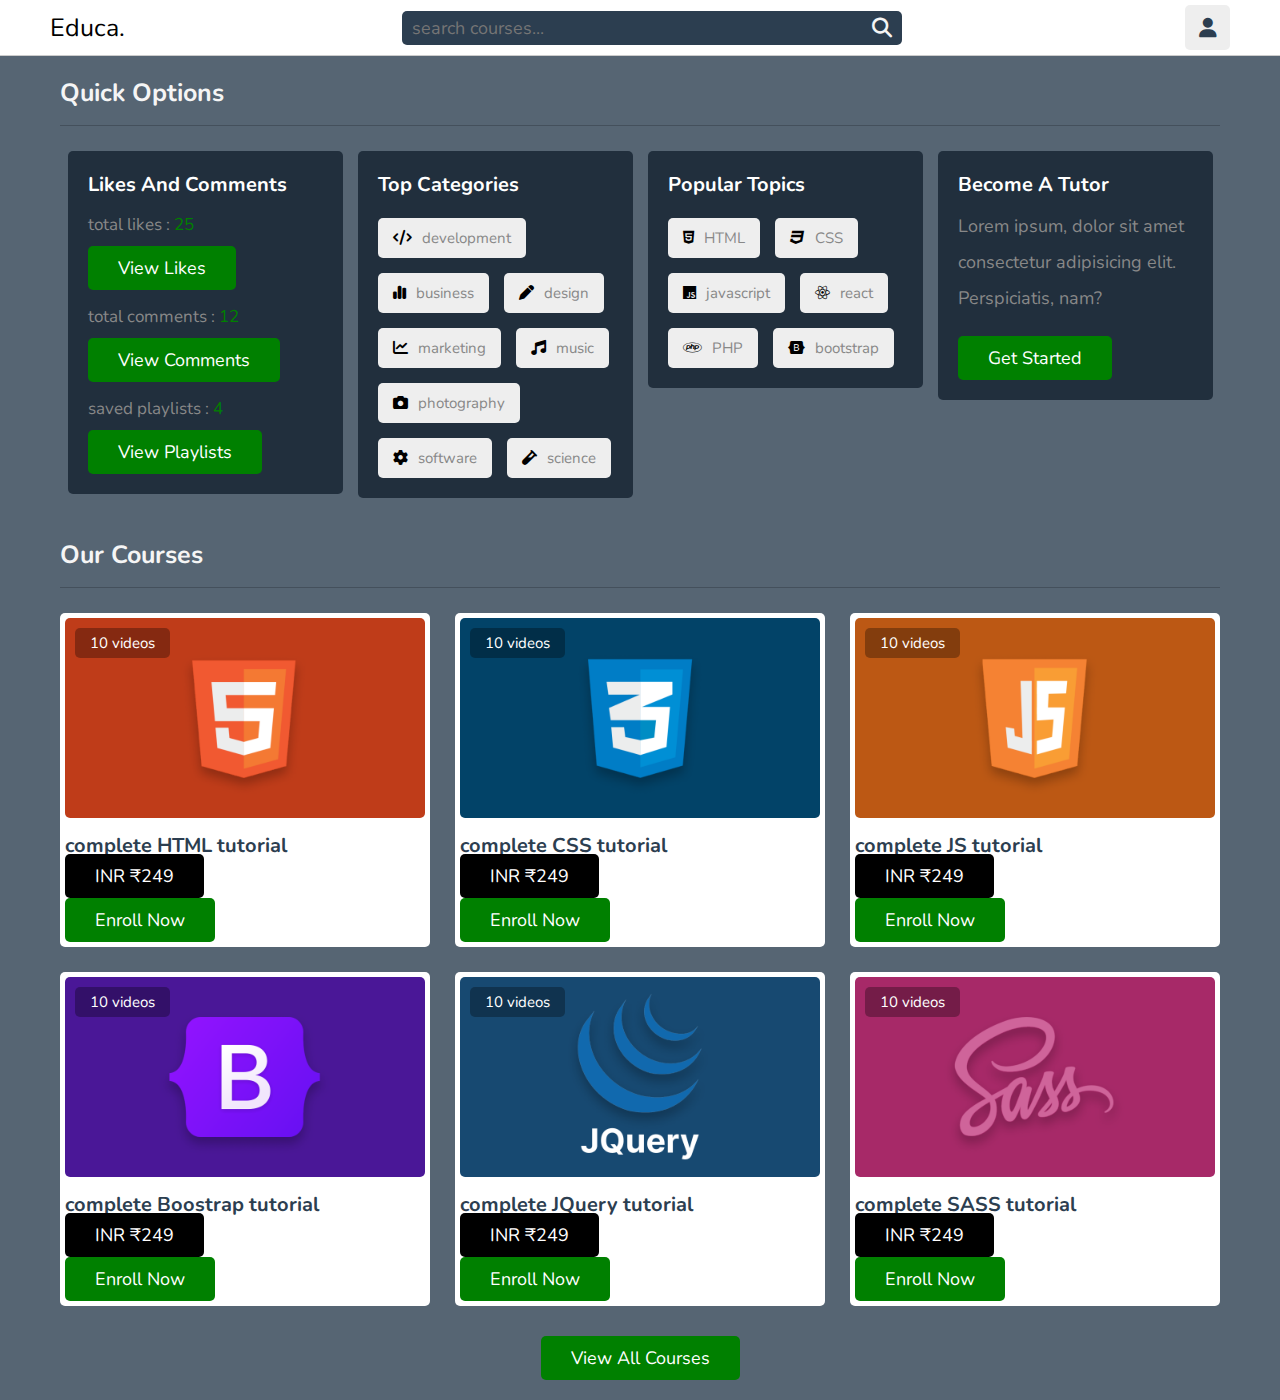
<file: index.html>
<!DOCTYPE html>
<html lang="en">
<head>
   <meta charset="UTF-8">
   <meta http-equiv="X-UA-Compatible" content="IE=edge">
   <meta name="viewport" content="width=device-width, initial-scale=1.0">
   <title>home</title>

   <!-- font awesome cdn link  -->
   <link rel="stylesheet" href="https://cdnjs.cloudflare.com/ajax/libs/font-awesome/6.1.2/css/all.min.css">

   <!-- custom css file link  -->
   <link rel="stylesheet" href="css/style.css">

</head>
<body>

<header class="header">
   
   <section class="flex">

      <a href="index.html" class="logo">Educa.</a>

      <form action="search.html" method="post" class="search-form">
         <input type="text" name="search_box" required placeholder="search courses..." maxlength="100">
         <button type="submit" class="fas fa-search"></button>
      </form>

      <div class="icons">
         <div id="search-btn" class="fas fa-search"></div>
         <div id="user-btn" class="fas fa-user"></div>
      </div>

      <div class="profile">
         <img src="images/pic-1.jpg" class="image" alt="">
         <h3 class="name">uday</h3>
         <p class="role">student</p>
         <a href="profile.html" class="inline-btn">Profile</a>
         <div class="flex-btn">
            <a href="login.html" class="inline-btn">login</a>
            <a href="register.html" class="inline-btn">register<span> <<</span></a>
         </div>
         <nav class="navbar">
            <a href="index.html" class="option-btn">Home</a>
            <a href="about.html" class="option-btn">About</a>
            <a href="courses.html" class="option-btn">Courses</a>
            <a href="contact.html" class="option-btn">Contact uS</a>
         </nav>
      </div>

   </section>

</header>   



<section class="home-grid">

   <h1 class="heading">quick options</h1>

   <div class="box-container">

      <div class="box">
         <h3 class="title">likes and comments</h3>
         <p class="likes">total likes : <span>25</span></p>
         <a href="#" class="inline-btn">view likes</a>
         <p class="likes">total comments : <span>12</span></p>
         <a href="#" class="inline-btn">view comments</a>
         <p class="likes">saved playlists : <span>4</span></p>
         <a href="#" class="inline-btn">view playlists</a>
      </div>

      <div class="box">
         <h3 class="title">top categories</h3>
         <div class="flex">
            <a href="#"><i class="fas fa-code"></i><span>development</span></a>
            <a href="#"><i class="fas fa-chart-simple"></i><span>business</span></a>
            <a href="#"><i class="fas fa-pen"></i><span>design</span></a>
            <a href="#"><i class="fas fa-chart-line"></i><span>marketing</span></a>
            <a href="#"><i class="fas fa-music"></i><span>music</span></a>
            <a href="#"><i class="fas fa-camera"></i><span>photography</span></a>
            <a href="#"><i class="fas fa-cog"></i><span>software</span></a>
            <a href="#"><i class="fas fa-vial"></i><span>science</span></a>
         </div>
      </div>

      <div class="box">
         <h3 class="title">popular topics</h3>
         <div class="flex">
            <a href="#"><i class="fab fa-html5"></i><span>HTML</span></a>
            <a href="#"><i class="fab fa-css3"></i><span>CSS</span></a>
            <a href="#"><i class="fab fa-js"></i><span>javascript</span></a>
            <a href="#"><i class="fab fa-react"></i><span>react</span></a>
            <a href="#"><i class="fab fa-php"></i><span>PHP</span></a>
            <a href="#"><i class="fab fa-bootstrap"></i><span>bootstrap</span></a>
         </div>
      </div>

      <div class="box">
         <h3 class="title">become a tutor</h3>
         <p class="tutor">Lorem ipsum, dolor sit amet consectetur adipisicing elit. Perspiciatis, nam?</p>
         <a href="teachers.html" class="inline-btn">get started</a>
      </div>

   </div>

</section>



<section class="courses">

   <h1 class="heading">our courses</h1>

   <div class="box-container">

      <div class="box">
         <div class="thumb">
            <img src="images/thumb-1.png" alt="">
            <span>10 videos</span>
         </div>
         <h3 class="title">complete HTML tutorial</h3>
         <a href="" class="line-btn">INR ₹249</a>&nbsp&nbsp&nbsp&nbsp&nbsp&nbsp&nbsp&nbsp&nbsp&nbsp&nbsp&nbsp&nbsp&nbsp&nbsp&nbsp&nbsp&nbsp&nbsp&nbsp&nbsp&nbsp&nbsp&nbsp&nbsp&nbsp
         <a href="#" class="inline-btn"><span>Enroll Now</span></a>
      </div>

      <div class="box">
         <div class="thumb">
            <img src="images/thumb-2.png" alt="">
            <span>10 videos</span>
         </div>
         <h3 class="title">complete CSS tutorial</h3>
         <a href="" class="line-btn">INR ₹249</a>&nbsp&nbsp&nbsp&nbsp&nbsp&nbsp&nbsp&nbsp&nbsp&nbsp&nbsp&nbsp&nbsp&nbsp&nbsp&nbsp&nbsp&nbsp&nbsp&nbsp&nbsp&nbsp&nbsp&nbsp&nbsp&nbsp
         <a href="#" class="inline-btn"><span>Enroll Now</span></a>
      </div>

      <div class="box">
         <div class="thumb">
            <img src="images/thumb-3.png" alt="">
            <span>10 videos</span>
         </div>
         <h3 class="title">complete JS tutorial</h3>
         <a href="" class="line-btn">INR ₹249</a>&nbsp&nbsp&nbsp&nbsp&nbsp&nbsp&nbsp&nbsp&nbsp&nbsp&nbsp&nbsp&nbsp&nbsp&nbsp&nbsp&nbsp&nbsp&nbsp&nbsp&nbsp&nbsp&nbsp&nbsp&nbsp&nbsp
         <a href="#" class="inline-btn"><span>Enroll Now</span></a>
      </div>

      <div class="box">
         <div class="thumb">
            <img src="images/thumb-4.png" alt="">
            <span>10 videos</span>
         </div>
         <h3 class="title">complete Boostrap tutorial</h3>
         <a href="" class="line-btn">INR ₹249</a>&nbsp&nbsp&nbsp&nbsp&nbsp&nbsp&nbsp&nbsp&nbsp&nbsp&nbsp&nbsp&nbsp&nbsp&nbsp&nbsp&nbsp&nbsp&nbsp&nbsp&nbsp&nbsp&nbsp&nbsp&nbsp&nbsp
         <a href="#" class="inline-btn"><span>Enroll Now</span></a>
      </div>

      <div class="box">
         <div class="thumb">
            <img src="images/thumb-5.png" alt="">
            <span>10 videos</span>
         </div>
         <h3 class="title">complete JQuery tutorial</h3>
         <a href="" class="line-btn">INR ₹249</a>&nbsp&nbsp&nbsp&nbsp&nbsp&nbsp&nbsp&nbsp&nbsp&nbsp&nbsp&nbsp&nbsp&nbsp&nbsp&nbsp&nbsp&nbsp&nbsp&nbsp&nbsp&nbsp&nbsp&nbsp&nbsp&nbsp
         <a href="#" class="inline-btn"><span>Enroll Now</span></a>
      </div>

      <div class="box">
         <div class="thumb">
            <img src="images/thumb-6.png" alt="">
            <span>10 videos</span>
         </div>
         <h3 class="title">complete SASS tutorial</h3>
         <a href="" class="line-btn">INR ₹249</a>&nbsp&nbsp&nbsp&nbsp&nbsp&nbsp&nbsp&nbsp&nbsp&nbsp&nbsp&nbsp&nbsp&nbsp&nbsp&nbsp&nbsp&nbsp&nbsp&nbsp&nbsp&nbsp&nbsp&nbsp&nbsp&nbsp
         <a href="#" class="inline-btn"><span>Enroll Now</span></a>
      </div>

   </div>

   <div class="more-btn">
      <a href="courses.html" class="inline-btn">view all courses</a>
   </div>

</section>


<!-- custom js file link  -->
<script src="js/script.js"></script>

   
</body>
</html>
</file>
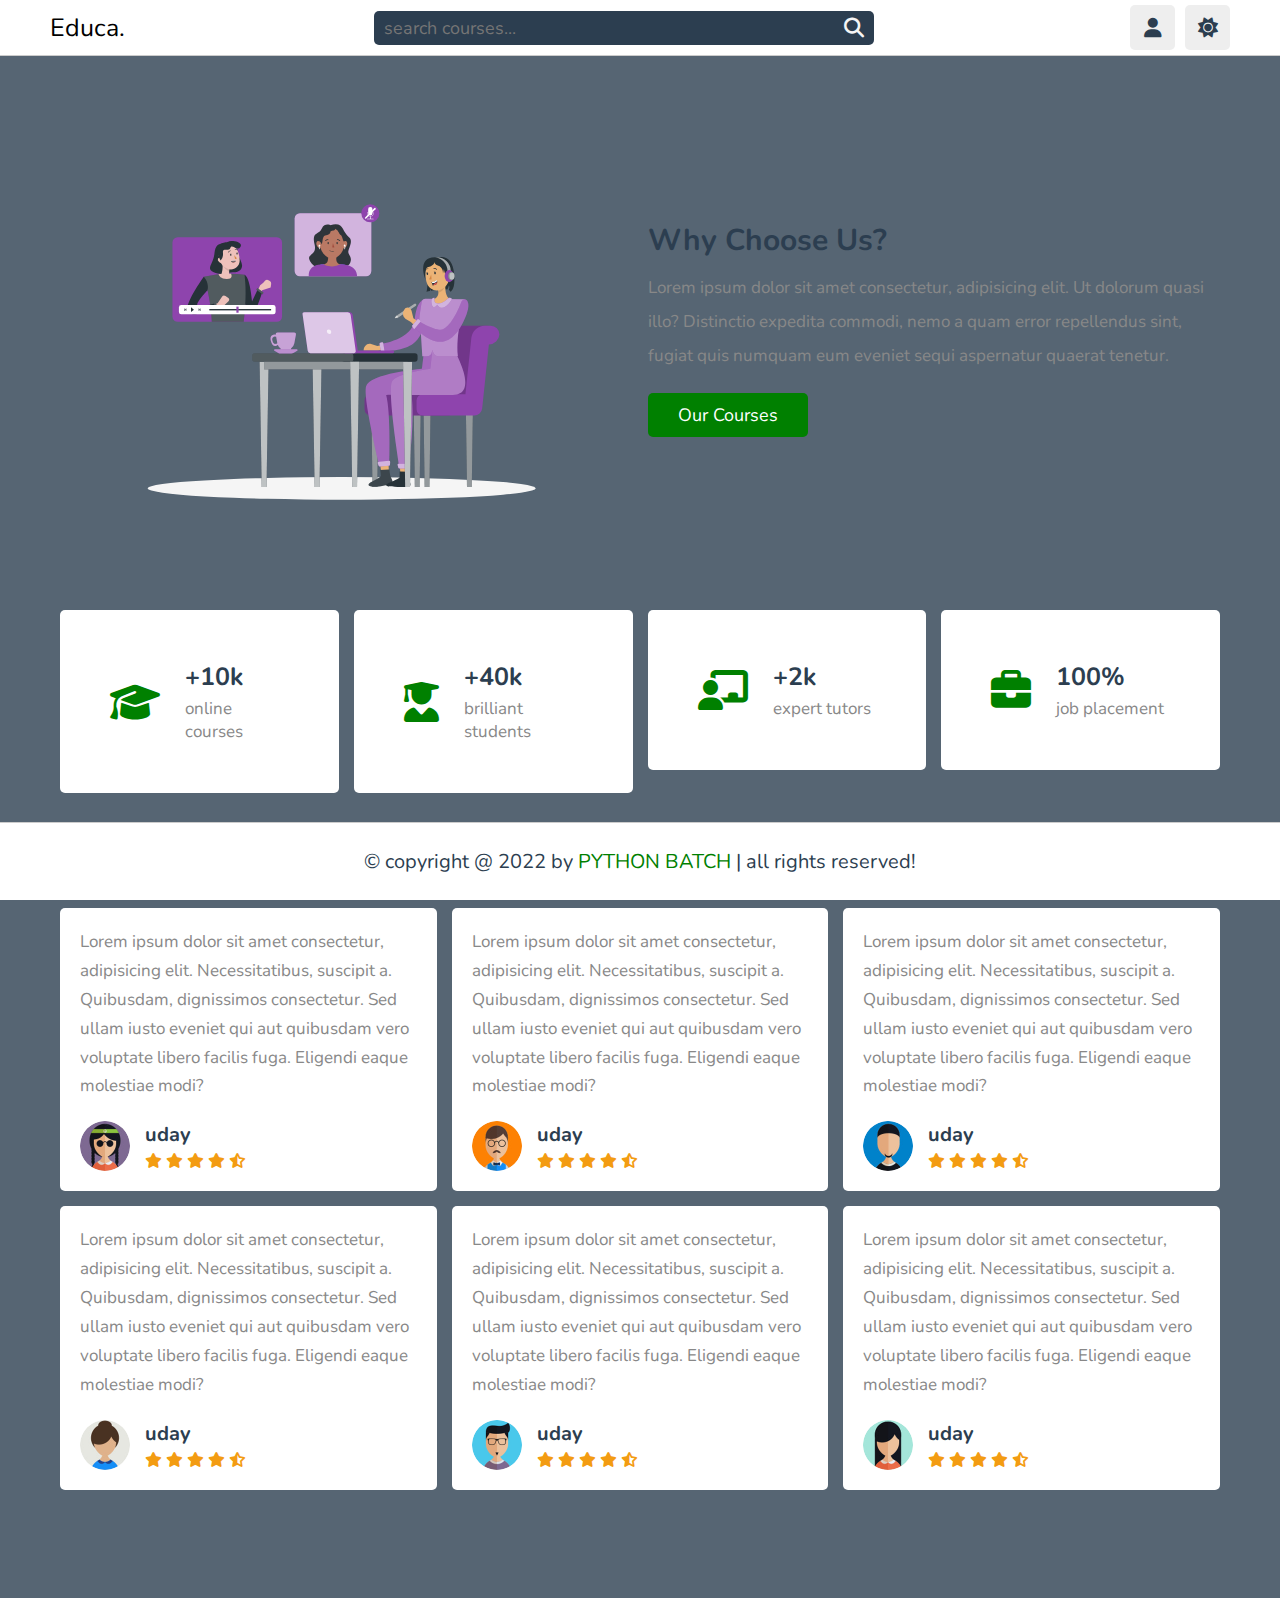
<file: about.html>
<!DOCTYPE html>
<html lang="en">
<head>
   <meta charset="UTF-8">
   <meta http-equiv="X-UA-Compatible" content="IE=edge">
   <meta name="viewport" content="width=device-width, initial-scale=1.0">
   <title>about us</title>

   <!-- font awesome cdn link  -->
   <link rel="stylesheet" href="https://cdnjs.cloudflare.com/ajax/libs/font-awesome/6.1.2/css/all.min.css">

   <!-- custom css file link  -->
   <link rel="stylesheet" href="css/style.css">

</head>
<body>

<header class="header">
   
   <section class="flex">

      <a href="index.html" class="logo">Educa.</a>

      <form action="search.html" method="post" class="search-form">
         <input type="text" name="search_box" required placeholder="search courses..." maxlength="100">
         <button type="submit" class="fas fa-search"></button>
      </form>

      <div class="icons">
         <div id="search-btn" class="fas fa-search"></div>
         <div id="user-btn" class="fas fa-user"></div>
         <div id="toggle-btn" class="fas fa-sun"></div>
      </div>

      <div class="profile">
         <img src="images/pic-1.jpg" class="image" alt="">
         <h3 class="name">shaikh anas</h3>
         <p class="role">studen</p>
         <a href="profile.html" class="btn">view profile</a>
         <div class="flex-btn">
            <a href="login.html" class="btn">login</a>
            <a href="register.html" class="btn">register</a>
         </div>
         <nav class="navbar">
            <a href="index.html" class="option-btn">Home</a>
            <a href="about.html" class="option-btn">About</a>
            <a href="courses.html" class="option-btn">Courses</a>
            <a href="contact.html" class="option-btn">Contact uS</a>
         </nav>
      </div>

   </section>

</header>   



<section class="about">

   <div class="row">

      <div class="image">
         <img src="images/about-img.svg" alt="">
      </div>

      <div class="content">
         <h3>why choose us?</h3>
         <p>Lorem ipsum dolor sit amet consectetur, adipisicing elit. Ut dolorum quasi illo? Distinctio expedita commodi, nemo a quam error repellendus sint, fugiat quis numquam eum eveniet sequi aspernatur quaerat tenetur.</p>
         <a href="courses.html" class="inline-btn">our courses</a>
      </div>

   </div>

   <div class="box-container">

      <div class="box">
         <i class="fas fa-graduation-cap"></i>
         <div>
            <h3>+10k</h3>
            <p>online courses</p>
         </div>
      </div>

      <div class="box">
         <i class="fas fa-user-graduate"></i>
         <div>
            <h3>+40k</h3>
            <p>brilliant students</p>
         </div>
      </div>

      <div class="box">
         <i class="fas fa-chalkboard-user"></i>
         <div>
            <h3>+2k</h3>
            <p>expert tutors</p>
         </div>
      </div>

      <div class="box">
         <i class="fas fa-briefcase"></i>
         <div>
            <h3>100%</h3>
            <p>job placement</p>
         </div>
      </div>

   </div>

</section> 

<section class="reviews">

   <h1 class="heading">student's reviews</h1>

   <div class="box-container">

      <div class="box">
         <p>Lorem ipsum dolor sit amet consectetur, adipisicing elit. Necessitatibus, suscipit a. Quibusdam, dignissimos consectetur. Sed ullam iusto eveniet qui aut quibusdam vero voluptate libero facilis fuga. Eligendi eaque molestiae modi?</p>
         <div class="student">
            <img src="images/pic-2.jpg" alt="">
            <div>
               <h3>uday</h3>
               <div class="stars">
                  <i class="fas fa-star"></i>
                  <i class="fas fa-star"></i>
                  <i class="fas fa-star"></i>
                  <i class="fas fa-star"></i>
                  <i class="fas fa-star-half-alt"></i>
               </div>
            </div>
         </div>
      </div>

      <div class="box">
         <p>Lorem ipsum dolor sit amet consectetur, adipisicing elit. Necessitatibus, suscipit a. Quibusdam, dignissimos consectetur. Sed ullam iusto eveniet qui aut quibusdam vero voluptate libero facilis fuga. Eligendi eaque molestiae modi?</p>
         <div class="student">
            <img src="images/pic-3.jpg" alt="">
            <div>
               <h3>uday</h3>
               <div class="stars">
                  <i class="fas fa-star"></i>
                  <i class="fas fa-star"></i>
                  <i class="fas fa-star"></i>
                  <i class="fas fa-star"></i>
                  <i class="fas fa-star-half-alt"></i>
               </div>
            </div>
         </div>
      </div>

      <div class="box">
         <p>Lorem ipsum dolor sit amet consectetur, adipisicing elit. Necessitatibus, suscipit a. Quibusdam, dignissimos consectetur. Sed ullam iusto eveniet qui aut quibusdam vero voluptate libero facilis fuga. Eligendi eaque molestiae modi?</p>
         <div class="student">
            <img src="images/pic-4.jpg" alt="">
            <div>
               <h3>uday</h3>
               <div class="stars">
                  <i class="fas fa-star"></i>
                  <i class="fas fa-star"></i>
                  <i class="fas fa-star"></i>
                  <i class="fas fa-star"></i>
                  <i class="fas fa-star-half-alt"></i>
               </div>
            </div>
         </div>
      </div>

      <div class="box">
         <p>Lorem ipsum dolor sit amet consectetur, adipisicing elit. Necessitatibus, suscipit a. Quibusdam, dignissimos consectetur. Sed ullam iusto eveniet qui aut quibusdam vero voluptate libero facilis fuga. Eligendi eaque molestiae modi?</p>
         <div class="student">
            <img src="images/pic-5.jpg" alt="">
            <div>
               <h3>uday</h3>
               <div class="stars">
                  <i class="fas fa-star"></i>
                  <i class="fas fa-star"></i>
                  <i class="fas fa-star"></i>
                  <i class="fas fa-star"></i>
                  <i class="fas fa-star-half-alt"></i>
               </div>
            </div>
         </div>
      </div>

      <div class="box">
         <p>Lorem ipsum dolor sit amet consectetur, adipisicing elit. Necessitatibus, suscipit a. Quibusdam, dignissimos consectetur. Sed ullam iusto eveniet qui aut quibusdam vero voluptate libero facilis fuga. Eligendi eaque molestiae modi?</p>
         <div class="student">
            <img src="images/pic-6.jpg" alt="">
            <div>
               <h3>uday</h3>
               <div class="stars">
                  <i class="fas fa-star"></i>
                  <i class="fas fa-star"></i>
                  <i class="fas fa-star"></i>
                  <i class="fas fa-star"></i>
                  <i class="fas fa-star-half-alt"></i>
               </div>
            </div>
         </div>
      </div>

      <div class="box">
         <p>Lorem ipsum dolor sit amet consectetur, adipisicing elit. Necessitatibus, suscipit a. Quibusdam, dignissimos consectetur. Sed ullam iusto eveniet qui aut quibusdam vero voluptate libero facilis fuga. Eligendi eaque molestiae modi?</p>
         <div class="student">
            <img src="images/pic-7.jpg" alt="">
            <div>
               <h3>uday</h3>
               <div class="stars">
                  <i class="fas fa-star"></i>
                  <i class="fas fa-star"></i>
                  <i class="fas fa-star"></i>
                  <i class="fas fa-star"></i>
                  <i class="fas fa-star-half-alt"></i>
               </div>
            </div>
         </div>
      </div>

   </div>

</section>













<footer class="footer">

   &copy; copyright @ 2022 by <span>PYTHON BATCH</span> | all rights reserved!

</footer>

<!-- custom js file link  -->
<script src="js/script.js"></script>

   
</body>
</html>
</file>
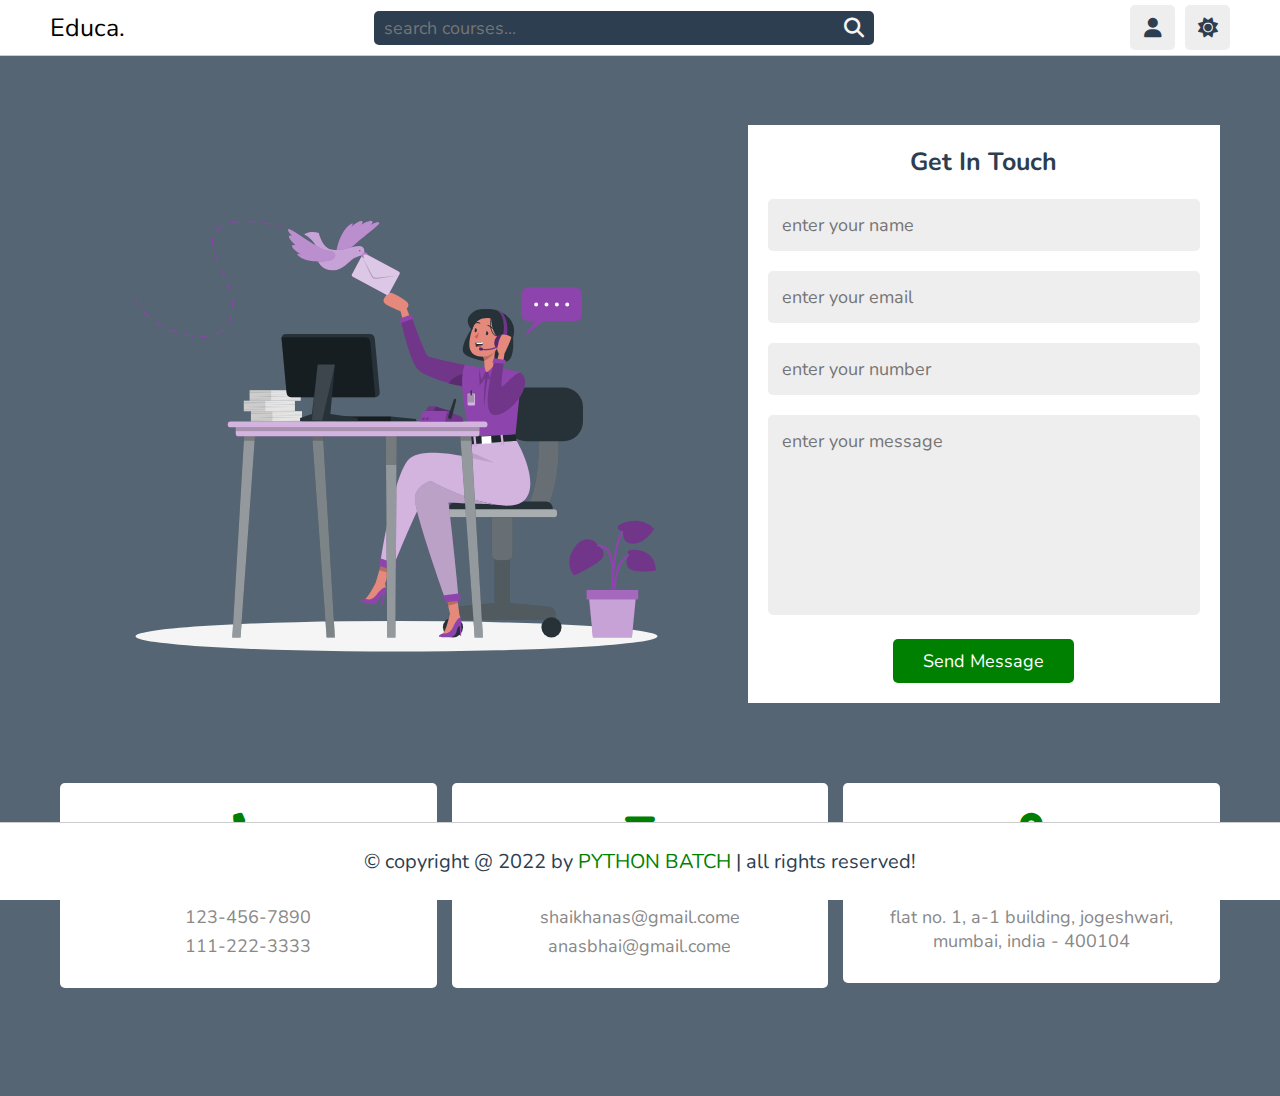
<file: contact.html>
<!DOCTYPE html>
<html lang="en">
<head>
   <meta charset="UTF-8">
   <meta http-equiv="X-UA-Compatible" content="IE=edge">
   <meta name="viewport" content="width=device-width, initial-scale=1.0">
   <title>contact us</title>

   <!-- font awesome cdn link  -->
   <link rel="stylesheet" href="https://cdnjs.cloudflare.com/ajax/libs/font-awesome/6.1.2/css/all.min.css">

   <!-- custom css file link  -->
   <link rel="stylesheet" href="css/style.css">

</head>
<body>

<header class="header">
   
   <section class="flex">

      <a href="index.html" class="logo">Educa.</a>

      <form action="search.html" method="post" class="search-form">
         <input type="text" name="search_box" required placeholder="search courses..." maxlength="100">
         <button type="submit" class="fas fa-search"></button>
      </form>

      <div class="icons">
         <div id="search-btn" class="fas fa-search"></div>
         <div id="user-btn" class="fas fa-user"></div>
         <div id="toggle-btn" class="fas fa-sun"></div>
      </div>

      <div class="profile">
         <img src="images/pic-1.jpg" class="image" alt="">
         <h3 class="name">shaikh anas</h3>
         <p class="role">studen</p>
         <a href="profile.html" class="btn">view profile</a>
         <div class="flex-btn">
            <a href="login.html" class="btn">login</a>
            <a href="register.html" class="btn">register</a>
         </div>
         <nav class="navbar">
            <a href="index.html" class="option-btn">Home</a>
            <a href="about.html" class="option-btn">About</a>
            <a href="courses.html" class="option-btn">Courses</a>
            <a href="contact.html" class="option-btn">Contact uS</a>
         </nav>
      </div>

   </section>

</header>   



<section class="contact">

   <div class="row">

      <div class="image">
         <img src="images/contact-img.svg" alt="">
      </div>

      <form action="" method="post">
         <h3>get in touch</h3>
         <input type="text" placeholder="enter your name" name="name" required maxlength="50" class="box">
         <input type="email" placeholder="enter your email" name="email" required maxlength="50" class="box">
         <input type="number" placeholder="enter your number" name="number" required maxlength="50" class="box">
         <textarea name="msg" class="box" placeholder="enter your message" required maxlength="1000" cols="30" rows="10"></textarea>
         <input type="submit" value="send message" class="inline-btn" name="submit">
      </form>

   </div>

   <div class="box-container">

      <div class="box">
         <i class="fas fa-phone"></i>
         <h3>phone number</h3>
         <a href="tel:1234567890">123-456-7890</a>
         <a href="tel:1112223333">111-222-3333</a>
      </div>
      
      <div class="box">
         <i class="fas fa-envelope"></i>
         <h3>email address</h3>
         <a href="mailto:shaikhanas@gmail.com">shaikhanas@gmail.come</a>
         <a href="mailto:anasbhai@gmail.com">anasbhai@gmail.come</a>
      </div>

      <div class="box">
         <i class="fas fa-map-marker-alt"></i>
         <h3>office address</h3>
         <a href="#">flat no. 1, a-1 building, jogeshwari, mumbai, india - 400104</a>
      </div>

   </div>

</section>














<footer class="footer">

   &copy; copyright @ 2022 by <span>PYTHON BATCH</span> | all rights reserved!

</footer>

<!-- custom js file link  -->
<script src="js/script.js"></script>

   
</body>
</html>
</file>
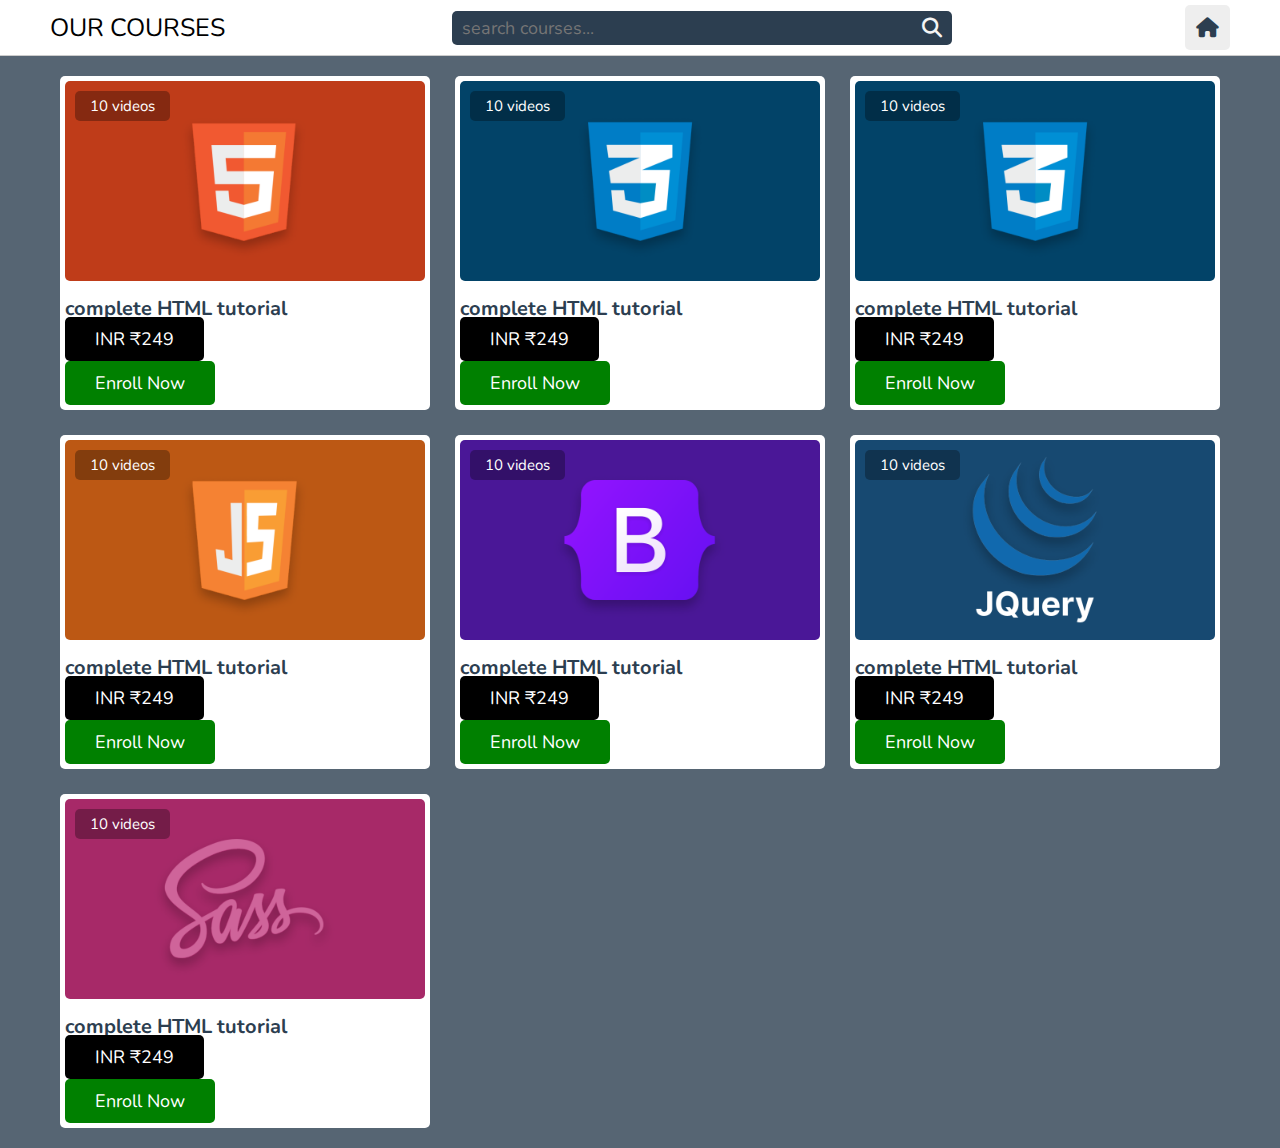
<file: courses.html>
<!DOCTYPE html>
<html lang="en">
<head>
   <meta charset="UTF-8">
   <meta http-equiv="X-UA-Compatible" content="IE=edge">
   <meta name="viewport" content="width=device-width, initial-scale=1.0">
   <title>courses</title>

   <!-- font awesome cdn link  -->
   <link rel="stylesheet" href="https://cdnjs.cloudflare.com/ajax/libs/font-awesome/6.1.2/css/all.min.css">

   <!-- custom css file link  -->
   <link rel="stylesheet" href="css/style.css">

</head>
<body>

<header class="header">
   
   <section class="flex">

      <a href="index.html" class="logo">OUR COURSES</a>

      <form action="search.html" method="post" class="search-form">
         <input type="text" name="search_box" required placeholder="search courses..." maxlength="100">
         <button type="submit" class="fas fa-search"></button>
      </form>

      <div class="icons">
         <div id="search-btn" class="fas fa-search"></div>
         <div id="user-btn" class="fas fa-house"></div>
      </div>


   </section>

</header>   



<section class="courses">

   <div class="box-container">

      <div class="box">
         <div class="thumb">
            <img src="images/thumb-1.png" alt="">
            <span>10 videos</span>
         </div>
         <h3 class="title">complete HTML tutorial</h3>
         <a href="playlist.html" class="line-btn">INR ₹249</a>&nbsp&nbsp&nbsp&nbsp&nbsp&nbsp&nbsp&nbsp&nbsp&nbsp&nbsp&nbsp&nbsp&nbsp&nbsp&nbsp&nbsp&nbsp&nbsp&nbsp&nbsp&nbsp&nbsp&nbsp&nbsp&nbsp
         <a href="#" class="inline-btn"><span>Enroll Now</span></a>
      </div>

      <div class="box">
         <div class="thumb">
            <img src="images/thumb-2.png" alt="">
            <span>10 videos</span>
         </div>
         <h3 class="title">complete HTML tutorial</h3>
         <a href="#" class="line-btn">INR ₹249</a>&nbsp&nbsp&nbsp&nbsp&nbsp&nbsp&nbsp&nbsp&nbsp&nbsp&nbsp&nbsp&nbsp&nbsp&nbsp&nbsp&nbsp&nbsp&nbsp&nbsp&nbsp&nbsp&nbsp&nbsp&nbsp&nbsp
         <a href="#" class="inline-btn"><span>Enroll Now</span></a>
      </div>

      <div class="box">
         <div class="thumb">
            <img src="images/thumb-2.png" alt="">
            <span>10 videos</span>
         </div>
         <h3 class="title">complete HTML tutorial</h3>
         <a href="#" class="line-btn">INR ₹249</a>&nbsp&nbsp&nbsp&nbsp&nbsp&nbsp&nbsp&nbsp&nbsp&nbsp&nbsp&nbsp&nbsp&nbsp&nbsp&nbsp&nbsp&nbsp&nbsp&nbsp&nbsp&nbsp&nbsp&nbsp&nbsp&nbsp
         <a href="#" class="inline-btn"><span>Enroll Now</span></a>
      </div>

      <div class="box">
         <div class="thumb">
            <img src="images/thumb-3.png" alt="">
            <span>10 videos</span>
         </div>
         <h3 class="title">complete HTML tutorial</h3>
         <a href="#" class="line-btn">INR ₹249</a>&nbsp&nbsp&nbsp&nbsp&nbsp&nbsp&nbsp&nbsp&nbsp&nbsp&nbsp&nbsp&nbsp&nbsp&nbsp&nbsp&nbsp&nbsp&nbsp&nbsp&nbsp&nbsp&nbsp&nbsp&nbsp&nbsp
         <a href="#" class="inline-btn"><span>Enroll Now</span></a>
      </div>

      <div class="box">
         <div class="thumb">
            <img src="images/thumb-4.png" alt="">
            <span>10 videos</span>
         </div>
         <h3 class="title">complete HTML tutorial</h3>
         <a href="#" class="line-btn">INR ₹249</a>&nbsp&nbsp&nbsp&nbsp&nbsp&nbsp&nbsp&nbsp&nbsp&nbsp&nbsp&nbsp&nbsp&nbsp&nbsp&nbsp&nbsp&nbsp&nbsp&nbsp&nbsp&nbsp&nbsp&nbsp&nbsp&nbsp
         <a href="#" class="inline-btn"><span>Enroll Now</span></a>
      </div>

      <div class="box">
         <div class="thumb">
            <img src="images/thumb-5.png" alt="">
            <span>10 videos</span>
         </div>
         <h3 class="title">complete HTML tutorial</h3>
         <a href="#" class="line-btn">INR ₹249</a>&nbsp&nbsp&nbsp&nbsp&nbsp&nbsp&nbsp&nbsp&nbsp&nbsp&nbsp&nbsp&nbsp&nbsp&nbsp&nbsp&nbsp&nbsp&nbsp&nbsp&nbsp&nbsp&nbsp&nbsp&nbsp&nbsp
         <a href="#" class="inline-btn"><span>Enroll Now</span></a>
      </div>

      <div class="box">
         <div class="thumb">
            <img src="images/thumb-6.png" alt="">
            <span>10 videos</span>
         </div>
         <h3 class="title">complete HTML tutorial</h3>
         <a href="#" class="line-btn">INR ₹249</a>&nbsp&nbsp&nbsp&nbsp&nbsp&nbsp&nbsp&nbsp&nbsp&nbsp&nbsp&nbsp&nbsp&nbsp&nbsp&nbsp&nbsp&nbsp&nbsp&nbsp&nbsp&nbsp&nbsp&nbsp&nbsp&nbsp
         <a href="#" class="inline-btn"><span>Enroll Now</span></a>
      </div>



   </div>

</section>
















<!-- custom js file link  -->
<script src="js/script.js"></script>

   
</body>
</html>
</file>
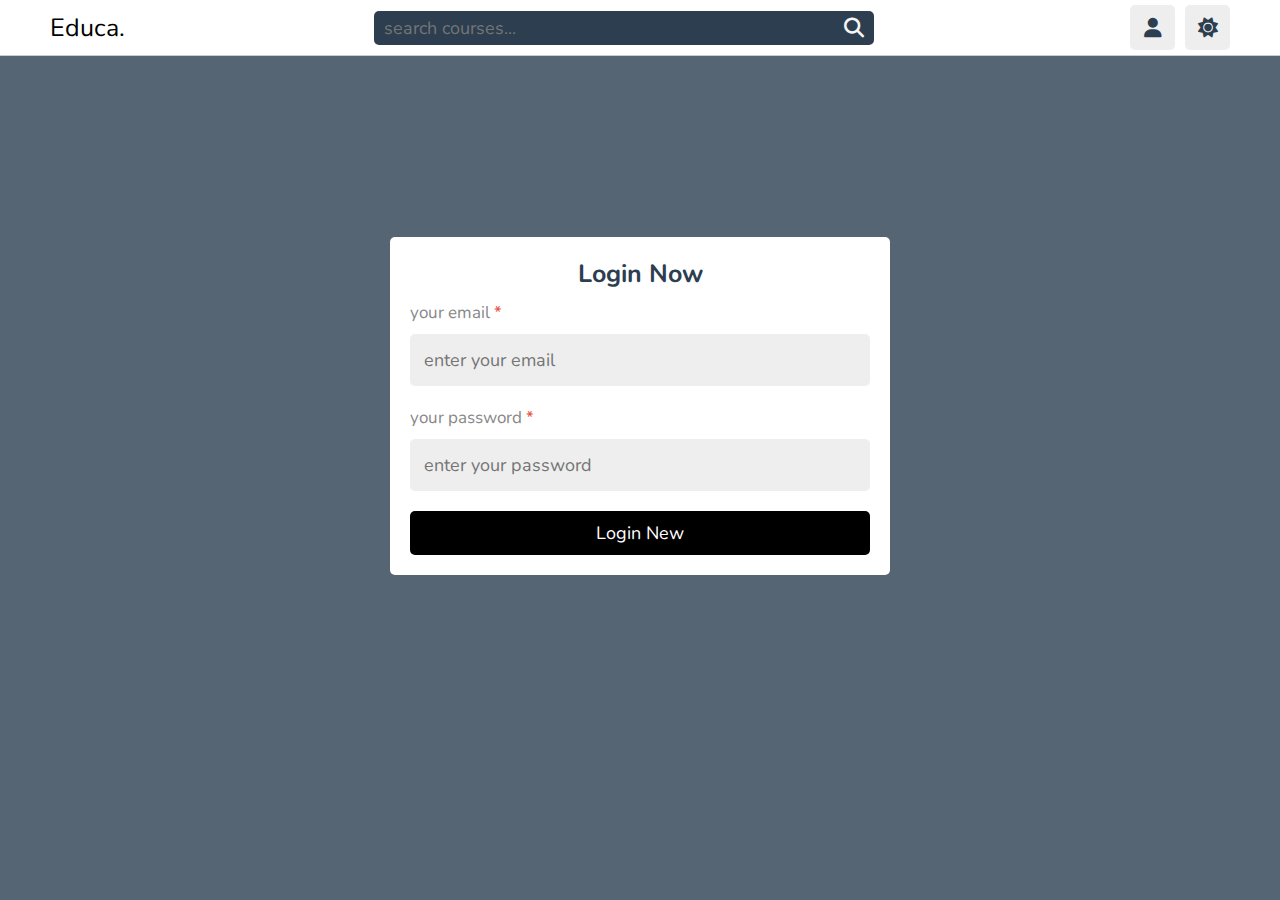
<file: login.html>
<!DOCTYPE html>
<html lang="en">
<head>
   <meta charset="UTF-8">
   <meta http-equiv="X-UA-Compatible" content="IE=edge">
   <meta name="viewport" content="width=device-width, initial-scale=1.0">
   <title>login</title>

   <!-- font awesome cdn link  -->
   <link rel="stylesheet" href="https://cdnjs.cloudflare.com/ajax/libs/font-awesome/6.1.2/css/all.min.css">

   <!-- custom css file link  -->
   <link rel="stylesheet" href="css/style.css">

</head>
<body>

<header class="header">
   
   <section class="flex">

      <a href="index.html" class="logo">Educa.</a>

      <form action="search.html" method="post" class="search-form">
         <input type="text" name="search_box" required placeholder="search courses..." maxlength="100">
         <button type="submit" class="fas fa-search"></button>
      </form>

      <div class="icons">
         <div id="search-btn" class="fas fa-search"></div>
         <div id="user-btn" class="fas fa-user"></div>
         <div id="toggle-btn" class="fas fa-sun"></div>
      </div>

      <div class="profile">
         <img src="images/pic-1.jpg" class="image" alt="">
         <h3 class="name">shaikh anas</h3>
         <p class="role">studen</p>
         <a href="profile.html" class="btn">view profile</a>
         <div class="flex-btn">
            <a href="login.html" class="btn">login</a>
            <a href="register.html" class="btn">register</a>
         </div>
         <nav class="navbar">
            <a href="index.html" class="option-btn">Home</a>
            <a href="about.html" class="option-btn">About</a>
            <a href="courses.html" class="option-btn">Courses</a>
            <a href="contact.html" class="option-btn">Contact uS</a>
         </nav>
      </div>

   </section>

</header>   


<section class="form-container">

   <form action="" method="post" enctype="multipart/form-data">
      <h3>login now</h3>
      <p>your email <span>*</span></p>
      <input type="email" name="email" placeholder="enter your email" required maxlength="50" class="box">
      <p>your password <span>*</span></p>
      <input type="password" name="pass" placeholder="enter your password" required maxlength="20" class="box">
      <input type="submit" value="login new" name="submit" class="btn">
   </form>

</section>
















<!-- custom js file link  -->
<script src="js/script.js"></script>

   
</body>
</html>
</file>
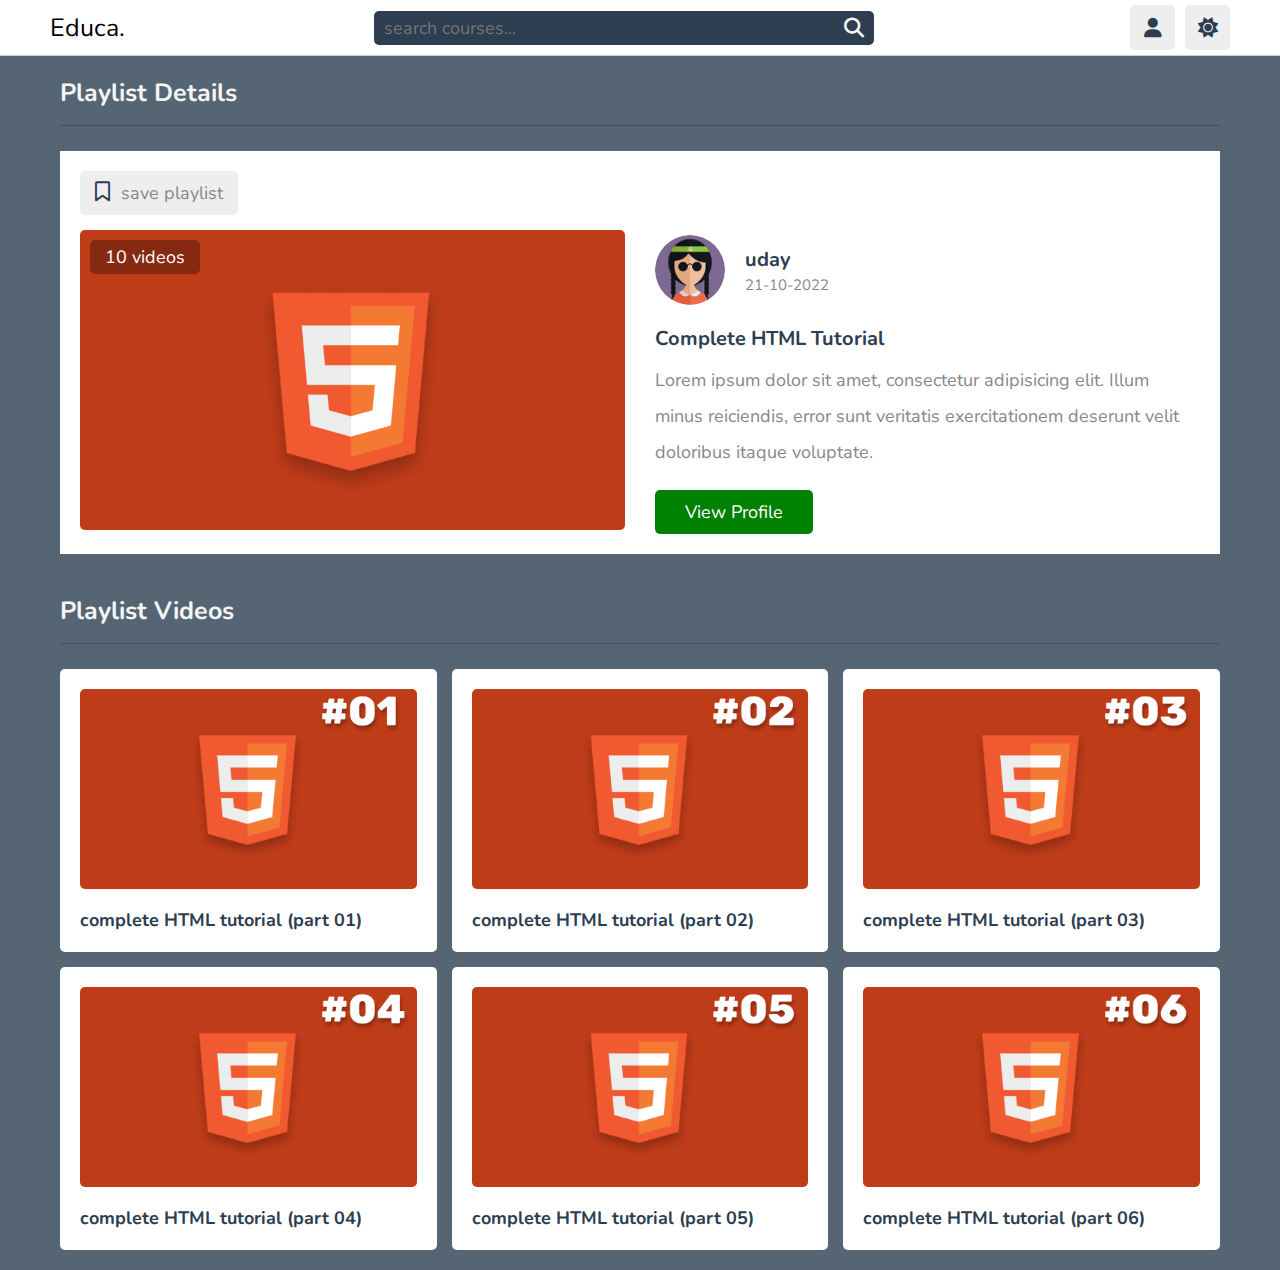
<file: playlist.html>
<!DOCTYPE html>
<html lang="en">
<head>
   <meta charset="UTF-8">
   <meta http-equiv="X-UA-Compatible" content="IE=edge">
   <meta name="viewport" content="width=device-width, initial-scale=1.0">
   <title>video playlist</title>

   <!-- font awesome cdn link  -->
   <link rel="stylesheet" href="https://cdnjs.cloudflare.com/ajax/libs/font-awesome/6.1.2/css/all.min.css">

   <!-- custom css file link  -->
   <link rel="stylesheet" href="css/style.css">

</head>
<body>

<header class="header">
   
   <section class="flex">

      <a href="index.html" class="logo">Educa.</a>

      <form action="search.html" method="post" class="search-form">
         <input type="text" name="search_box" required placeholder="search courses..." maxlength="100">
         <button type="submit" class="fas fa-search"></button>
      </form>

      <div class="icons">
         <div id="search-btn" class="fas fa-search"></div>
         <div id="user-btn" class="fas fa-user"></div>
         <div id="toggle-btn" class="fas fa-sun"></div>
      </div>

      <div class="profile">
         <img src="images/pic-1.jpg" class="image" alt="">
         <h3 class="name">shaikh anas</h3>
         <p class="role">studen</p>
         <a href="profile.html" class="btn">view profile</a>
         <div class="flex-btn">
            <a href="login.html" class="btn">login</a>
            <a href="register.html" class="btn">register</a>
         </div>
         <nav class="navbar">
            <a href="index.html" class="option-btn">Home</a>
            <a href="about.html" class="option-btn">About</a>
            <a href="courses.html" class="option-btn">Courses</a>
            <a href="contact.html" class="option-btn">Contact uS</a>
         </nav>
      </div>

   </section>

</header>   



<section class="playlist-details">

   <h1 class="heading">playlist details</h1>

   <div class="row">

      <div class="column">
         <form action="" method="post" class="save-playlist">
            <button type="submit"><i class="far fa-bookmark"></i> <span>save playlist</span></button>
         </form>
   
         <div class="thumb">
            <img src="images/thumb-1.png" alt="">
            <span>10 videos</span>
         </div>
      </div>
      <div class="column">
         <div class="tutor">
            <img src="images/pic-2.jpg" alt="">
            <div>
               <h3>uday</h3>
               <span>21-10-2022</span>
            </div>
         </div>
   
         <div class="details">
            <h3>complete HTML tutorial</h3>
            <p>Lorem ipsum dolor sit amet, consectetur adipisicing elit. Illum minus reiciendis, error sunt veritatis exercitationem deserunt velit doloribus itaque voluptate.</p>
            <a href="teacher_profile.html" class="inline-btn">view profile</a>
         </div>
      </div>
   </div>

</section>

<section class="playlist-videos">

   <h1 class="heading">playlist videos</h1>

   <div class="box-container">

      <a class="box" href="watch-video.html">
         <i class="fas fa-play"></i>
         <img src="images/post-1-1.png" alt="">
         <h3>complete HTML tutorial (part 01)</h3>
      </a>

      <a class="box" href="watch-video.html">
         <i class="fas fa-play"></i>
         <img src="images/post-1-2.png" alt="">
         <h3>complete HTML tutorial (part 02)</h3>
      </a>

      <a class="box" href="watch-video.html">
         <i class="fas fa-play"></i>
         <img src="images/post-1-3.png" alt="">
         <h3>complete HTML tutorial (part 03)</h3>
      </a>

      <a class="box" href="watch-video.html">
         <i class="fas fa-play"></i>
         <img src="images/post-1-4.png" alt="">
         <h3>complete HTML tutorial (part 04)</h3>
      </a>

      <a class="box" href="watch-video.html">
         <i class="fas fa-play"></i>
         <img src="images/post-1-5.png" alt="">
         <h3>complete HTML tutorial (part 05)</h3>
      </a>

      <a class="box" href="watch-video.html">
         <i class="fas fa-play"></i>
         <img src="images/post-1-6.png" alt="">
         <h3>complete HTML tutorial (part 06)</h3>
      </a>

   </div>

</section>














<!-- custom js file link  -->
<script src="js/script.js"></script>

   
</body>
</html>
</file>
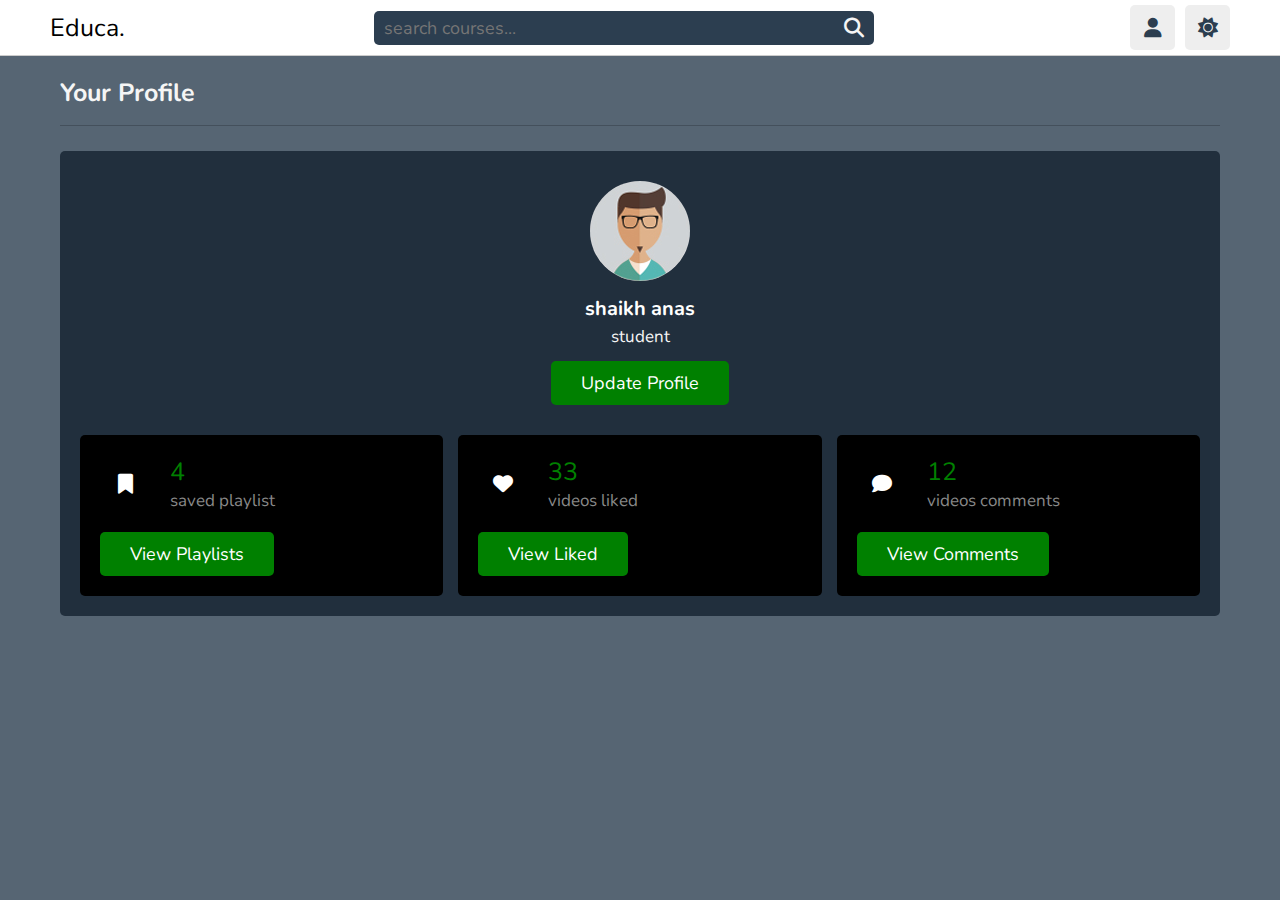
<file: profile.html>
<!DOCTYPE html>
<html lang="en">
<head>
   <meta charset="UTF-8">
   <meta http-equiv="X-UA-Compatible" content="IE=edge">
   <meta name="viewport" content="width=device-width, initial-scale=1.0">
   <title>profile</title>

   <!-- font awesome cdn link  -->
   <link rel="stylesheet" href="https://cdnjs.cloudflare.com/ajax/libs/font-awesome/6.1.2/css/all.min.css">

   <!-- custom css file link  -->
   <link rel="stylesheet" href="css/style.css">

</head>
<body>

<header class="header">
   
   <section class="flex">

      <a href="index.html" class="logo">Educa.</a>

      <form action="search.html" method="post" class="search-form">
         <input type="text" name="search_box" required placeholder="search courses..." maxlength="100">
         <button type="submit" class="fas fa-search"></button>
      </form>

      <div class="icons">
         <div id="search-btn" class="fas fa-search"></div>
         <div id="user-btn" class="fas fa-user"></div>
         <div id="toggle-btn" class="fas fa-sun"></div>
      </div>

      <div class="profile">
         <img src="images/pic-1.jpg" class="image" alt="">
         <h3 class="name">shaikh anas</h3>
         <p class="role">studen</p>
         <a href="profile.html" class="btn">view profile</a>
         <div class="flex-btn">
            <a href="login.html" class="btn">login</a>
            <a href="register.html" class="btn">register</a>
         </div>
         <nav class="navbar">
            <a href="index.html" class="option-btn">Home</a>
            <a href="about.html" class="option-btn">About</a>
            <a href="courses.html" class="option-btn">Courses</a>
            <a href="contact.html" class="option-btn">Contact uS</a>
         </nav>
      </div>

   </section>

</header>   



<section class="user-profile">

   <h1 class="heading">your profile</h1>

   <div class="info">

      <div class="user">
         <img src="images/pic-1.jpg" alt="">
         <h3>shaikh anas</h3>
         <p>student</p>
         <a href="update.html" class="inline-btn">update profile</a>
      </div>
   
      <div class="box-container">
   
         <div class="box">
            <div class="flex">
               <i class="fas fa-bookmark"></i>
               <div>
                  <span>4</span>
                  <p>saved playlist</p>
               </div>
            </div>
            <a href="#" class="inline-btn">view playlists</a>
         </div>
   
         <div class="box">
            <div class="flex">
               <i class="fas fa-heart"></i>
               <div>
                  <span>33</span>
                  <p>videos liked</p>
               </div>
            </div>
            <a href="#" class="inline-btn">view liked</a>
         </div>
   
         <div class="box">
            <div class="flex">
               <i class="fas fa-comment"></i>
               <div>
                  <span>12</span>
                  <p>videos comments</p>
               </div>
            </div>
            <a href="#" class="inline-btn">view comments</a>
         </div>
   
      </div>
   </div>

</section>















<!-- custom js file link  -->
<script src="js/script.js"></script>

   
</body>
</html>
</file>
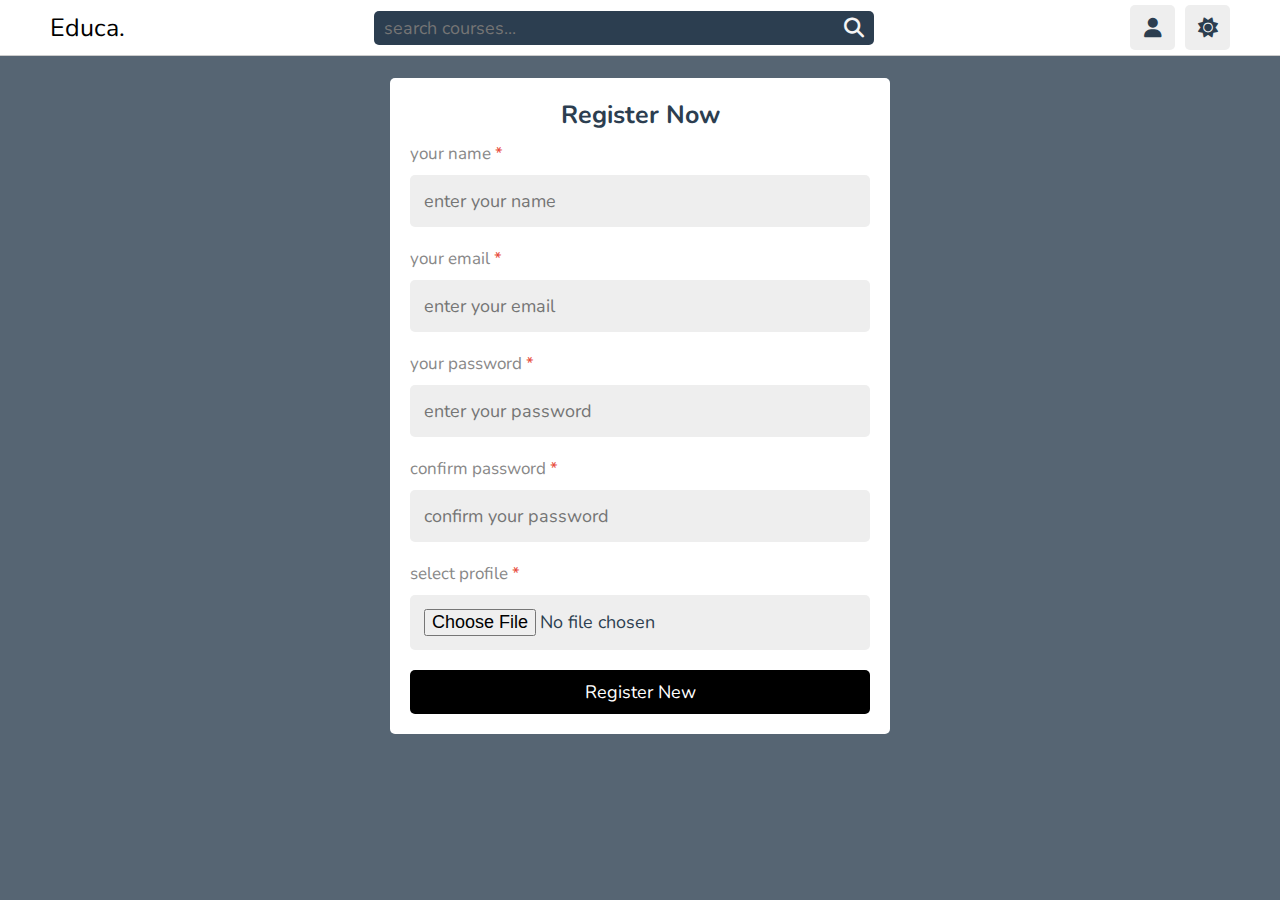
<file: register.html>
<!DOCTYPE html>
<html lang="en">
<head>
   <meta charset="UTF-8">
   <meta http-equiv="X-UA-Compatible" content="IE=edge">
   <meta name="viewport" content="width=device-width, initial-scale=1.0">
   <title>register</title>

   <!-- font awesome cdn link  -->
   <link rel="stylesheet" href="https://cdnjs.cloudflare.com/ajax/libs/font-awesome/6.1.2/css/all.min.css">

   <!-- custom css file link  -->
   <link rel="stylesheet" href="css/style.css">

</head>
<body>

<header class="header">
   
   <section class="flex">

      <a href="index.html" class="logo">Educa.</a>

      <form action="search.html" method="post" class="search-form">
         <input type="text" name="search_box" required placeholder="search courses..." maxlength="100">
         <button type="submit" class="fas fa-search"></button>
      </form>

      <div class="icons">
         <div id="search-btn" class="fas fa-search"></div>
         <div id="user-btn" class="fas fa-user"></div>
         <div id="toggle-btn" class="fas fa-sun"></div>
      </div>

      <div class="profile">
         <img src="images/pic-1.jpg" class="image" alt="">
         <h3 class="name">shaikh anas</h3>
         <p class="role">studen</p>
         <a href="profile.html" class="btn">view profile</a>
         <div class="flex-btn">
            <a href="login.html" class="btn">login</a>
            <a href="register.html" class="btn">register</a>
         </div>
         <nav class="navbar">
            <a href="index.html" class="option-btn">Home</a>
            <a href="about.html" class="option-btn">About</a>
            <a href="courses.html" class="option-btn">Courses</a>
            <a href="contact.html" class="option-btn">Contact uS</a>
         </nav>
      </div>

   </section>

</header>   



<section class="form-container">

   <form action="" method="post" enctype="multipart/form-data">
      <h3>register now</h3>
      <p>your name <span>*</span></p>
      <input type="text" name="name" placeholder="enter your name" required maxlength="50" class="box">
      <p>your email <span>*</span></p>
      <input type="email" name="email" placeholder="enter your email" required maxlength="50" class="box">
      <p>your password <span>*</span></p>
      <input type="password" name="pass" placeholder="enter your password" required maxlength="20" class="box">
      <p>confirm password <span>*</span></p>
      <input type="password" name="c_pass" placeholder="confirm your password" required maxlength="20" class="box">
      <p>select profile <span>*</span></p>
      <input type="file" accept="image/*" required class="box">
      <input type="submit" value="register new" name="submit" class="btn">
   </form>

</section>















<!-- custom js file link  -->
<script src="js/script.js"></script>

   
</body>
</html>
</file>
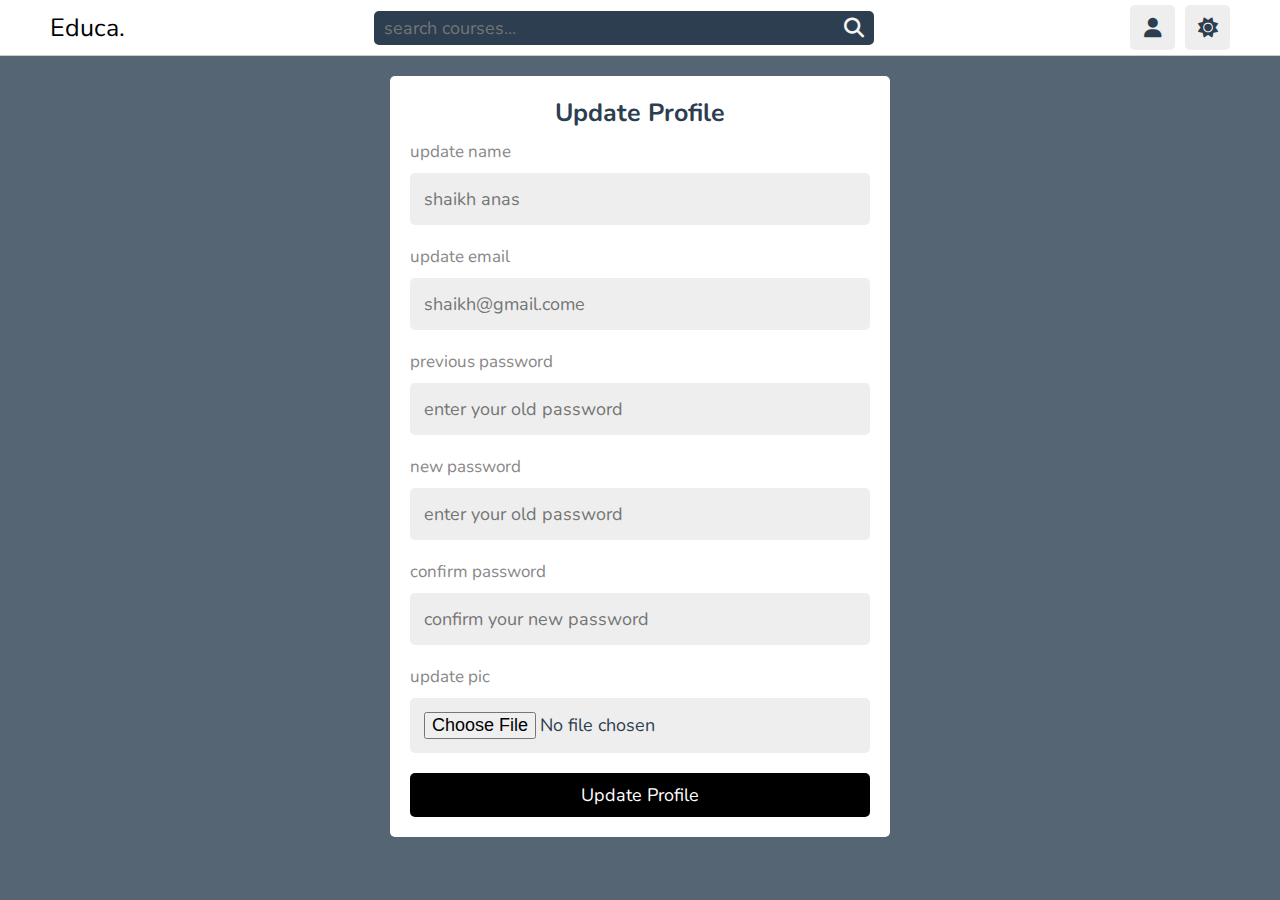
<file: update.html>
<!DOCTYPE html>
<html lang="en">
<head>
   <meta charset="UTF-8">
   <meta http-equiv="X-UA-Compatible" content="IE=edge">
   <meta name="viewport" content="width=device-width, initial-scale=1.0">
   <title>update</title>

   <!-- font awesome cdn link  -->
   <link rel="stylesheet" href="https://cdnjs.cloudflare.com/ajax/libs/font-awesome/6.1.2/css/all.min.css">

   <!-- custom css file link  -->
   <link rel="stylesheet" href="css/style.css">

</head>
<body>

<header class="header">
   
   <section class="flex">

      <a href="index.html" class="logo">Educa.</a>

      <form action="search.html" method="post" class="search-form">
         <input type="text" name="search_box" required placeholder="search courses..." maxlength="100">
         <button type="submit" class="fas fa-search"></button>
      </form>

      <div class="icons">
         <div id="search-btn" class="fas fa-search"></div>
         <div id="user-btn" class="fas fa-user"></div>
         <div id="toggle-btn" class="fas fa-sun"></div>
      </div>

      <div class="profile">
         <img src="images/pic-1.jpg" class="image" alt="">
         <h3 class="name">shaikh anas</h3>
         <p class="role">studen</p>
         <a href="profile.html" class="btn">view profile</a>
         <div class="flex-btn">
            <a href="login.html" class="btn">login</a>
            <a href="register.html" class="btn">register</a>
         </div>
         <nav class="navbar">
            <a href="index.html" class="option-btn">Home</a>
            <a href="about.html" class="option-btn">About</a>
            <a href="courses.html" class="option-btn">Courses</a>
            <a href="contact.html" class="option-btn">Contact uS</a>
         </nav>
      </div>

   </section>

</header>   



<section class="form-container">

   <form action="" method="post" enctype="multipart/form-data">
      <h3>update profile</h3>
      <p>update name</p>
      <input type="text" name="name" placeholder="shaikh anas" maxlength="50" class="box">
      <p>update email</p>
      <input type="email" name="email" placeholder="shaikh@gmail.come" maxlength="50" class="box">
      <p>previous password</p>
      <input type="password" name="old_pass" placeholder="enter your old password" maxlength="20" class="box">
      <p>new password</p>
      <input type="password" name="new_pass" placeholder="enter your old password" maxlength="20" class="box">
      <p>confirm password</p>
      <input type="password" name="c_pass" placeholder="confirm your new password" maxlength="20" class="box">
      <p>update pic</p>
      <input type="file" accept="image/*" class="box">
      <input type="submit" value="update profile" name="submit" class="btn">
   </form>

</section>















<!-- custom js file link  -->
<script src="js/script.js"></script>

   
</body>
</html>
</file>
<file: css/style.css>
@import url('https://fonts.googleapis.com/css2?family=Nunito:wght@200;300;400;500;600;700&display=swap');

:root{
   --main-color:#008000;
   --red:#e74c3c;
   --orange:#f39c12;
   --light-color:#888;
   --light-bg:#eee;
   --black:#2c3e50;
   --white:#fff;
   --border:.1rem solid rgba(0,0,0,.2);
}

*{
   font-family: 'Nunito', sans-serif;
   margin:0; padding:0;
   box-sizing: border-box;
   outline: none; border:none;
   text-decoration: none;
}

*::selection{
   background-color: var(--main-color);
   color:#fff;
}

html{
   font-size: 62.5%;
   overflow-x: hidden;
}

html::-webkit-scrollbar{
   width: 1rem;
   height: .5rem;
}

html::-webkit-scrollbar-track{
   background-color: transparent;
}

html::-webkit-scrollbar-thumb{
   background-color: var(--main-color);
}

body{
   background-color: #566573;
}



body.active{
   padding-left: 0;
}

section{
   padding:2rem;
   margin: 0 auto;
   max-width: 1200px;
}

.heading{
   font-size: 2.5rem;
   color: whitesmoke;
   margin-bottom: 2.5rem;
   border-bottom: var(--border);
   padding-bottom: 1.5rem;
   text-transform: capitalize;
}


.inline-btn,
.inline-option-btn,
.inline-delete-btn,
.btn,
.delete-btn,
.option-btn{
   border-radius: .5rem;
   color:#fff;
   font-size: 1.8rem;
   cursor: pointer;
   text-transform: capitalize;
   padding:1rem 3rem;
   text-align: center;
   margin-top: 1rem;
}

.btn,
.delete-btn,
.option-btn{
   display: block;
   width: 100%;
}

.inline-btn,
.inline-option-btn,
.inline-delete-btn{
   display: inline-block;
}

.btn,
.inline-btn{
   background-color: var(--main-color);
}

.option-btn,
.inline-option-btn{
   background-color:var(--orange);
}

.delete-btn,
.inline-delete-btn{
   background-color: var(--red);
}

.inline-btn:hover,
.inline-option-btn:hover,
.inline-delete-btn:hover,
.btn:hover,
.delete-btn:hover,
.option-btn:hover{
   background-color: var(--black);
   color: var(--white);
}

.line-btn,
.line-option-btn,
.line-delete-btn,
.btn,
.delete-btn,
.option-btn{
   border-radius: .5rem;
   color:#fff;
   background-color: black;
   font-size: 1.8rem;
   cursor: pointer;
   text-transform: capitalize;
   padding:1rem 3rem;
   text-align: center;
   margin-top: 1rem;
}

.flex-btn{
   display: flex;
   gap: 1rem;
}

.header{
   position: sticky;
   top:0; left:0; right: 0;
   background-color: var(--white);
   z-index: 1000;
   border-bottom: var(--border);
}

.header .flex{
   display: flex;
   align-items: center;
   justify-content: space-between;
   position: relative;
   padding: .5rem 1rem;
}

.header .flex .logo{
   font-size: 2.5rem;
   color: black;
}

.header .flex .search-form{
   width: 50rem;
   border-radius: .5rem;
   background-color: #2c3e50;
   padding:.5rem 1rem;
   display: flex;
   gap:2rem;

}

.header .flex .search-form input{
   width: 100%;
   font-size: 1.8rem;
   color: whitesmoke;
   background:none;
}

.header .flex .search-form button{
   background:none;
   font-size: 2rem;
   cursor: pointer;
   color:whitesmoke ;
}

.header .flex .search-form button:hover{
   color: var(--main-color);
}

.header .flex .icons div{
   font-size: 2rem;
   color:var(--black);
   background-color: var(--light-bg);
   border-radius: .5rem;
   height: 4.5rem;
   width: 4.5rem;
   line-height: 4.5rem;
   cursor: pointer;
   text-align: center;
   margin-left: .7rem;
}

.header .flex .icons div:hover{
   background-color: var(--black);
   color:var(--white);
}

.header .flex .profile{
   position: absolute;
   top:120%; right: 2rem;
   background-color: #212f3d;
   border-radius: .5rem;
   padding: 1.5rem;
   text-align: center;
   overflow: hidden;
   transform-origin: top right;
   transform: scale(0);
   transition: .2s linear;
   width: 30rem;
}

.header .flex .profile.active{
   transform: scale(1);
}

.header .flex .profile .image{
   height: 10rem;
   width: 10rem;
   border-radius: 50%;
   object-fit: contain;
   margin-bottom: 1rem;
}

.header .flex .profile .name{
   font-size: 2rem;
   color: white;
   overflow: hidden;
   text-overflow: ellipsis;
   white-space: nowrap;
}

.header .flex .profile .role{
   font-size: 1.8rem;
   color: #888;
}

#search-btn{
   display: none;
}

.home-grid .box-container{
   display: grid;
   grid-template-columns: repeat(auto-fit, 27.5rem);
   gap:1.5rem;
   justify-content: center;
   align-items: flex-start;
}

.home-grid .box-container .box{
   background-color:  #212f3d;
   border-radius: .5rem;
   padding:2rem;
}

.home-grid .box-container .box .title{
   font-size: 2rem;
   color: white;
   text-transform: capitalize;
}

.home-grid .box-container .box .flex{
   display: flex;
   flex-wrap: wrap;
   gap: 1.5rem;
   margin-top: 2rem;
}

.home-grid .box-container .flex a{
   background-color: var(--light-bg);
   border-radius: .5rem;
   padding: 1rem 1.5rem;
   font-size: 1.5rem;
}

.home-grid .box-container .flex a i{
   margin-right: 1rem;
   color: black;
}

.home-grid .box-container .flex a span{
   color:var(--light-color);
}

.home-grid .box-container .flex a:hover{
   background-color: var(--black);
}

.home-grid .box-container .flex a:hover span{
   color:var(--white);
}

.home-grid .box-container .flex a:hover i{
   color:var(--white);
}

.home-grid .box-container .tutor{
   padding: 1rem 0;
   font-size: 1.8rem;
   color:var(--light-color);
   line-height: 2;
}

.home-grid .box-container .likes{
   color:var(--light-color);
   font-size: 1.7rem;
   margin-top: 1.5rem;
}

.home-grid .box-container .likes span{
   color:var(--main-color);
}

.about .row{
   display: flex;
   align-items: center;
   flex-wrap: wrap;
   gap:1.5rem;
}

.about .row .image{
   flex: 1 1 40rem;
}

.about .row .image img{
   width: 100%;
   height: 50rem;
}

.about .row .content{
   flex: 1 1 40rem;
}

.about .row .content p{
   font-size: 1.7rem;
   line-height: 2;
   color: var(--light-color);
   padding: 1rem 0;
}

.about .row .content h3{
   font-size: 3rem;
   color:var(--black);
   text-transform: capitalize;
}

.about .box-container{
   display: grid;
   grid-template-columns: repeat(auto-fit, minmax(27rem, 1fr));
   gap:1.5rem;
   justify-content: center;
   align-items: flex-start;
   margin-top: 3rem;
}

.about .box-container .box{
   border-radius: .5rem;
   background-color: var(--white);
   padding: 5rem;
   display: flex;
   align-items: center;
   gap: 2.5rem;
}

.about .box-container .box i{
   font-size: 4rem;
   color: var(--main-color);
}

.about .box-container .box h3{
   font-size: 2.5rem;
   color: var(--black);
   margin-bottom: .3rem;
}

.about .box-container .box p{
   font-size: 1.7rem;
   color:var(--light-color);
}

.reviews .box-container{
   display: grid;
   grid-template-columns: repeat(auto-fit, minmax(30rem, 1fr));
   gap:1.5rem;
   justify-content: center;
   align-items: flex-start;
}

.reviews .box-container .box{
   border-radius: .5rem;
   background-color: var(--white);
   padding: 2rem;
}

.reviews .box-container .box p{
   line-height: 1.7;
   font-size: 1.7rem;
   color: var(--light-color);
}

.reviews .box-container .box .student{
   margin-top: 2rem;
   display: flex;
   align-items: center;
   gap: 1.5rem;
}

.reviews .box-container .box .student img{
   height: 5rem;
   width: 5rem;
   object-fit: cover;
   border-radius: 50%;
}

.reviews .box-container .box .student h3{
   font-size: 2rem;
   color: var(--black);
   margin-bottom: .3rem;
}

.reviews .box-container .box .student .stars{
   font-size: 1.5rem;
   color:var(--orange);
}

.courses .box-container{
   display: grid;
   grid-template-columns: repeat(auto-fit, minmax(30rem, 10fr));
   gap:2.5rem;
   justify-content: center;
   align-items: flex-start;
}

.courses .box-container .box{
   border-radius: .5rem;
   background-color: var(--white);
   padding: .5rem;
}

.courses .box-container .box .tutor{
   display: flex;
   align-items: center;
   gap: 1.5rem;
   margin-bottom: 2.5rem;
}

.courses .box-container .box .tutor img{
   height: 7rem;
   width: 7rem;
   border-radius: 50%;
   object-fit: cover;
}

.courses .box-container .box .tutor h3{
   font-size: 1.8rem;
   color: var(--black);
   margin-bottom: .2rem;
}

.courses .box-container .box .tutor span{
   font-size: 1.3rem;
   color:var(--light-color);
}

.courses .box-container .box .thumb{
   position: relative;
}

.courses .box-container .box .thumb span{
   position: absolute;
   top:1rem; left: 1rem;
   border-radius: .5rem;
   padding: .5rem 1.5rem;
   background-color: rgba(0,0,0,.3);
   color: #fff;
   font-size: 1.5rem;
}

.courses .box-container .box .thumb img{
   width: 100%;
   height: 20rem;
   object-fit: cover;
   border-radius: .5rem;
}

.courses .box-container .box .title{
   font-size: 2rem;
   color: var(--black);
   padding-bottom: .5rem;
   padding-top: 1rem;
}

.courses .more-btn{
   text-align: center;
   margin-top: 2rem;
}

.playlist-details .row{
   display: flex;
   align-items: flex-end;
   gap:3rem;
   flex-wrap: wrap;
   background-color: var(--white);
   padding: 2rem;
}

.playlist-details .row .column{
   flex: 1 1 40rem;
}

.playlist-details .row .column .save-playlist{
   margin-bottom: 1.5rem;
}

.playlist-details .row .column .save-playlist button{
   border-radius: .5rem;
   background-color: var(--light-bg);
   padding:1rem 1.5rem;
   cursor: pointer;
}

.playlist-details .row .column .save-playlist button i{
   font-size: 2rem;
   color:var(--black);
   margin-right: .8rem;
}

.playlist-details .row .column .save-playlist button span{
   font-size: 1.8rem;
   color:var(--light-color);
}

.playlist-details .row .column .save-playlist button:hover{
   background-color: var(--black);
}

.playlist-details .row .column .save-playlist button:hover i{
   color:var(--white);
}

.playlist-details .row .column .save-playlist button:hover span{
   color:var(--white);
}

.playlist-details .row .column .thumb{
   position: relative;
}

.playlist-details .row .column .thumb span{
   font-size: 1.8rem;
   color: #fff;
   background-color: rgba(0,0,0,.3);
   border-radius: .5rem;
   position: absolute;
   top: 1rem; left: 1rem;
   padding: .5rem 1.5rem;
}

.playlist-details .row .column .thumb img{
   height: 30rem;
   width: 100%;
   object-fit: cover;
   border-radius: .5rem;
}

.playlist-details .row .column .tutor{
   display: flex;
   align-items: center;
   gap: 2rem;
   margin-bottom: 2rem;
}

.playlist-details .row .column .tutor img{
   height: 7rem;
   width: 7rem;
   border-radius: 50%;
   object-fit: cover;
}

.playlist-details .row .column .tutor h3{
   font-size: 2rem;
   color:var(--black);
   margin-bottom: .2rem;
}

.playlist-details .row .column .tutor span{
   font-size: 1.5rem;
   color: var(--light-color);
}

.playlist-details .row .column .details h3{
   font-size: 2rem;
   color: var(--black);
   text-transform: capitalize;
}

.playlist-details .row .column .details p{
   padding: 1rem 0;
   line-height: 2;
   font-size: 1.8rem;
   color: var(--light-color);
}

.playlist-videos .box-container{
   display: grid;
   grid-template-columns: repeat(auto-fit, minmax(30rem, 1fr));
   gap:1.5rem;
   justify-content: center;
   align-items: flex-start;
}

.playlist-videos .box-container .box{
   background-color: var(--white);
   border-radius: .5rem;
   padding: 2rem;
   position: relative;
}

.playlist-videos .box-container .box i{
   position: absolute;
   top: 2rem; left: 2rem; right: 2rem;
   height: 20rem;
   border-radius: .5rem;
   background-color: rgba(0,0,0,.3);
   display: flex;
   align-items: center;
   justify-content: center;
   font-size: 5rem;
   color: #fff;
   display: none;
}

.playlist-videos .box-container .box:hover i{
   display: flex;
}

.playlist-videos .box-container .box img{
   width: 100%;
   height: 20rem;
   object-fit: cover;
   border-radius: .5rem;
}

.playlist-videos .box-container .box h3{
   margin-top: 1.5rem;
   font-size: 1.8rem;
   color: var(--black);
}

.playlist-videos .box-container .box:hover h3{
   color: var(--main-color);
}

.watch-video .video-container{
   background-color: var(--white);
   border-radius: .5rem;
   padding: 2rem;
}

.watch-video .video-container .video{
   position: relative;
   margin-bottom: 1.5rem;
}

.watch-video .video-container .video video{
   border-radius: .5rem;
   width: 100%;
   object-fit: contain;
   background-color: #000;
}

.watch-video .video-container .title{
   font-size: 2rem;
   color: var(--black);
}

.watch-video .video-container .info{
   display: flex;
   margin-top: 1.5rem;
   margin-bottom: 2rem;
   border-bottom: var(--border);
   padding-bottom: 1.5rem;
   gap: 2.5rem;
   align-items: center;
}

.watch-video .video-container .info p{
   font-size: 1.6rem;
}

.watch-video .video-container .info p span{
   color: var(--light-color);
}

.watch-video .video-container .info i{
   margin-right: 1rem;
   color: var(--main-color);
}

.watch-video .video-container .tutor{
   display: flex;
   align-items: center;
   gap: 2rem;
   margin-bottom: 1rem;
}

.watch-video .video-container .tutor img{
   border-radius: 50%;
   height: 5rem;
   width: 5rem;
   object-fit: cover;
}

.watch-video .video-container .tutor h3{
   font-size: 2rem;
   color: var(--black);
   margin-bottom: .2rem;
}

.watch-video .video-container .tutor span{
   font-size: 1.5rem;
   color: var(--light-color);
}

.watch-video .video-container .flex{
   display: flex;
   align-items: center;
   justify-content: space-between;
   gap: 1.5rem;
}

.watch-video .video-container .flex button{
   border-radius: .5rem;
   padding: 1rem 1.5rem;
   font-size: 1.8rem;
   cursor: pointer;
   background-color: var(--light-bg);
}

.watch-video .video-container .flex button i{
   margin-right: 1rem;
   color: var(--black);
}

.watch-video .video-container .flex button span{
   color: var(--light-color);
}

.watch-video .video-container .flex button:hover{
   background-color: var(--black);
}

.watch-video .video-container .flex button:hover i{
   color: var(--white);
}

.watch-video .video-container .flex button:hover span{
   color: var(--white);
}

.watch-video .video-container .description{
   line-height: 1.5;
   font-size: 1.7rem;
   color: var(--light-color);
   margin-top: 2rem;
}

.comments .add-comment{
   background-color: var(--white);
   border-radius: .5rem;
   padding: 2rem;
   margin-bottom: 3rem;
}

.comments .add-comment h3{
   font-size: 2rem;
   color: var(--black);
   margin-bottom: 1rem;
}

.comments .add-comment textarea{
   height: 20rem;
   resize: none;
   background-color: var(--light-bg);
   border-radius: .5rem;
   border: var(--border);
   padding: 1.4rem;
   font-size: 1.8rem;
   color: var(--black);
   width: 100%;
   margin: .5rem 0;
}

.comments .box-container{
   display: grid;
   gap: 2.5rem;
   background-color: var(--white);
   padding: 2rem;
   border-radius: .5rem;
}

.comments .box-container .box .user{
   display: flex;
   align-items: center;
   gap: 1.5rem;
   margin-bottom: 2rem;
}

.comments .box-container .box .user img{
   height: 5rem;
   width: 5rem;
   border-radius: 50%;
}

.comments .box-container .box .user h3{
   font-size: 2rem;
   color: var(--black);
   margin-bottom: .2rem;
}

.comments .box-container .box .user span{
   font-size: 1.5rem;
   color: var(--light-color);
}

.comments .box-container .box .comment-box{
   border-radius: .5rem;
   background-color: var(--light-bg);
   padding:1rem 1.5rem;
   white-space: pre-line;
   margin: .5rem 0;
   font-size: 1.8rem;
   color: var(--black);
   line-height: 1.5;
   position: relative;
   z-index: 0;
}

.comments .box-container .box .comment-box::before{
   content: '';
   position: absolute;
   top: -1rem; left: 1.5rem;
   background-color: var(--light-bg);
   height: 1.2rem;
   width: 2rem;
   clip-path: polygon(50% 0%, 0% 100%, 100% 100%);
}

.teachers .search-tutor{
   margin-bottom: 2rem;
   border-radius: .5rem;
   background-color: var(--white);
   padding: 1.5rem 2rem;
   display: flex;
   align-items: center;
   gap: 1.5rem;
}

.teachers .search-tutor input{
   width: 100%;
   background: none;
   font-size: 1.8rem;
   color: var(--black);
}

.teachers .search-tutor button{
   font-size: 2rem;
   color: var(--black);
   cursor: pointer;
   background:none;
}

.teachers .search-tutor button:hover{
   color: var(--main-color);
}

.teachers .box-container{
   display: grid;
   grid-template-columns: repeat(auto-fit, minmax(30rem, 1fr));
   gap:1.5rem;
   justify-content: center;
   align-items: flex-start;
}

.teachers .box-container .box{
   background-color: var(--white);
   border-radius: .5rem;
   padding: 2rem;
}

.teachers .box-container .offer{
   text-align: center;
}

.teachers .box-container .offer h3{
   font-size: 2.5rem;
   color: var(--black);
   text-transform: capitalize;
   padding-bottom: .5rem;
}

.teachers .box-container .offer p{
   line-height: 1.7;
   padding: .5rem 0;
   color: var(--light-color);
   font-size: 1.7rem;
}

.teachers .box-container .box .tutor{
   display: flex;
   align-items: center;
   gap:2rem;
   margin-bottom: 1.5rem;
}

.teachers .box-container .box .tutor img{
   height: 5rem;
   width: 5rem;
   border-radius: 50%;
}

.teachers .box-container .box .tutor h3{
   font-size: 2rem;
   color: var(--black);
   margin-bottom: .2rem;
}

.teachers .box-container .box .tutor span{
   font-size: 1.6rem;
   color: var(--light-color);
}

.teachers .box-container .box p{
   padding: .5rem 0;
   font-size: 1.7rem;
   color: var(--light-color);
}

.teachers .box-container .box p span{
   color: var(--main-color);
}

.teacher-profile .details{
   text-align: center;
   background-color: var(--white);
   border-radius: .5rem;
   padding: 2rem;
}

.teacher-profile .details .tutor img{
   height: 10rem;
   width: 10rem;
   border-radius: 50%;
   object-fit: cover;
   margin-bottom: 1rem;
}

.teacher-profile .details .tutor h3{
   font-size: 2rem;
   color: var(--black);
}

.teacher-profile .details .tutor span{
   color: var(--light-color);
   font-size: 1.7rem;
}

.teacher-profile .details .flex{
   display: flex;
   flex-wrap: wrap;
   gap: 1.5rem;
   margin-top: 2rem;
}

.teacher-profile .details .flex p{
   flex: 1 1 20rem;
   border-radius: .5rem;
   background-color: var(--light-bg);
   padding: 1.2rem 2rem;
   font-size: 1.8rem;
   color: var(--light-color);
}

.teacher-profile .details .flex p span{
   color: var(--main-color);
}

.user-profile .info{
   background-color: #212f3d;
   border-radius: .5rem;
   padding: 2rem;
}

.user-profile .info .user{
   text-align: center;
   margin-bottom: 2rem;
   padding: 1rem;
}

.user-profile .info .user img{
   height: 10rem;
   width: 10rem;
   border-radius: 50%;
   object-fit: cover;
   margin-bottom: 1rem;
}

.user-profile .info .user h3{
   font-size: 2rem;
   color: white;
}

.user-profile .info .user p{
   font-size: 1.7rem;
   color: whitesmoke;
   padding: .3rem 0;
}

.user-profile .info .box-container{
   display: flex;
   flex-wrap: wrap;
   gap: 1.5rem;
}

.user-profile .info .box-container .box{
   background-color: black;
   border-radius: .5rem;
   padding: 2rem;
   flex: 1 1 25rem;
}

.user-profile .info .box-container .box .flex{
   display: flex;
   align-items: center;
   gap: 2rem;
   margin-bottom: 1rem;
}

.user-profile .info .box-container .box .flex i{
   font-size:2rem;
   color: white;
   background-color: black;
   text-align: center;
   border-radius: .5rem;
   height: 5rem;
   width: 5rem;
   line-height: 4.9rem;
}

.user-profile .info .box-container .box .flex span{
   font-size: 2.5rem;
   color: var(--main-color);
}

.user-profile .info .box-container .box .flex p{
   color: var(--light-color);
   font-size: 1.7rem;
}

.contact .row{
   display: flex;
   align-items: center;
   flex-wrap: wrap;
   gap: 1.5rem;
}

.contact .row .image{
   flex: 1 1 50rem;
}

.contact .row .image img{
   width: 100%;
}

.contact .row form{
   flex: 1 1 30rem;
   background-color: var(--white);
   padding: 2rem;
   text-align: center;
}

.contact .row form h3{
   margin-bottom: 1rem;
   text-transform: capitalize;
   color:var(--black);
   font-size: 2.5rem;
}

.contact .row form .box{
   width: 100%;
   border-radius: .5rem;
   background-color: var(--light-bg);
   margin: 1rem 0;
   padding: 1.4rem;
   font-size: 1.8rem;
   color: var(--black);
}

.contact .row form textarea{
   height: 20rem;
   resize: none;
}

.contact .box-container{
   display: grid;
   grid-template-columns: repeat(auto-fit, minmax(30rem, 1fr));
   gap:1.5rem;
   justify-content: center;
   align-items: flex-start;
   margin-top: 3rem;
}

.contact .box-container .box{
   text-align: center;
   background-color: var(--white);
   border-radius: .5rem;
   padding: 3rem;
}

.contact .box-container .box i{
   font-size: 3rem;
   color: var(--main-color);
   margin-bottom: 1rem;
}

.contact .box-container .box h3{
   font-size: 2rem;
   color:var(--black);
   margin: 1rem 0;
}

.contact .box-container .box a{
   display: block;
   padding-top: .5rem;
   font-size: 1.8rem;
   color: var(--light-color);
}

.contact .box-container .box a:hover{
   text-decoration: underline;
   color:var(--black);
}

.form-container{
   min-height: calc(100vh - 20rem);
   display: flex;
   align-items: center;
   justify-content: center;
}

.form-container form{
   background-color: var(--white);
   border-radius: .5rem;
   padding: 2rem;
   width: 50rem;
}

.form-container form h3{
   font-size: 2.5rem;
   text-transform: capitalize;
   color: var(--black);
   text-align: center;
}

.form-container form p{
   font-size: 1.7rem;
   color: var(--light-color);
   padding-top: 1rem;
}

.form-container form p span{
   color: var(--red);
}

.form-container form .box{
   font-size: 1.8rem;
   color: var(--black);
   border-radius: .5rem;
   padding: 1.4rem;
   background-color: var(--light-bg);
   width: 100%;
   margin: 1rem 0;
}






.footer{
   background-color: var(--white);
   border-top: var(--border);
   position: sticky;
   bottom: 0; left: 0; right: 0;
   text-align: center;
   font-size: 2rem;
   padding:2.5rem 2rem;
   color:var(--black);
   margin-top: 1rem;
   z-index: 1000;
   /* padding-bottom: 9.5rem; */
}

.footer span{
   color:var(--main-color);
}



@media (max-width:1200px){

   body{
      padding-left: 0;
   }

   .side-bar{
      left: -30rem;
      transition: .2s linear;
   }

   .side-bar #close-btn{
      display: block;
   }

   .side-bar.active{
      left: 0;
      box-shadow: 0 0 0 100vw rgba(0,0,0,.8);
      border-right: 0;
   }

}

@media (max-width:991px){

   html{
      font-size: 55%;
   }

}

@media (max-width:768px){

   #search-btn{
      display: inline-block;
   }

   .header .flex .search-form{
      position: absolute;
      top: 99%; left: 0; right: 0;
      border-top: var(--border);
      border-bottom: var(--border);
      background-color: var(--white);
      border-radius: 0;
      width: auto;
      padding: 2rem;
      clip-path: polygon(0 0, 100% 0, 100% 0, 0 0);
      transition: .2s linear;
   }

   .header .flex .search-form.active{
      clip-path: polygon(0 0, 100% 0, 100% 100%, 0 100%);
   }

}

@media (max-width:450px){

   html{
      font-size: 50%;
   }

   .flex-btn{
      gap: 0;
      flex-flow: column;
   }

   .home-grid .box-container{
      grid-template-columns: 1fr;
   }

   .about .row .image img{
      height: 25rem;
   }

}
</file>
